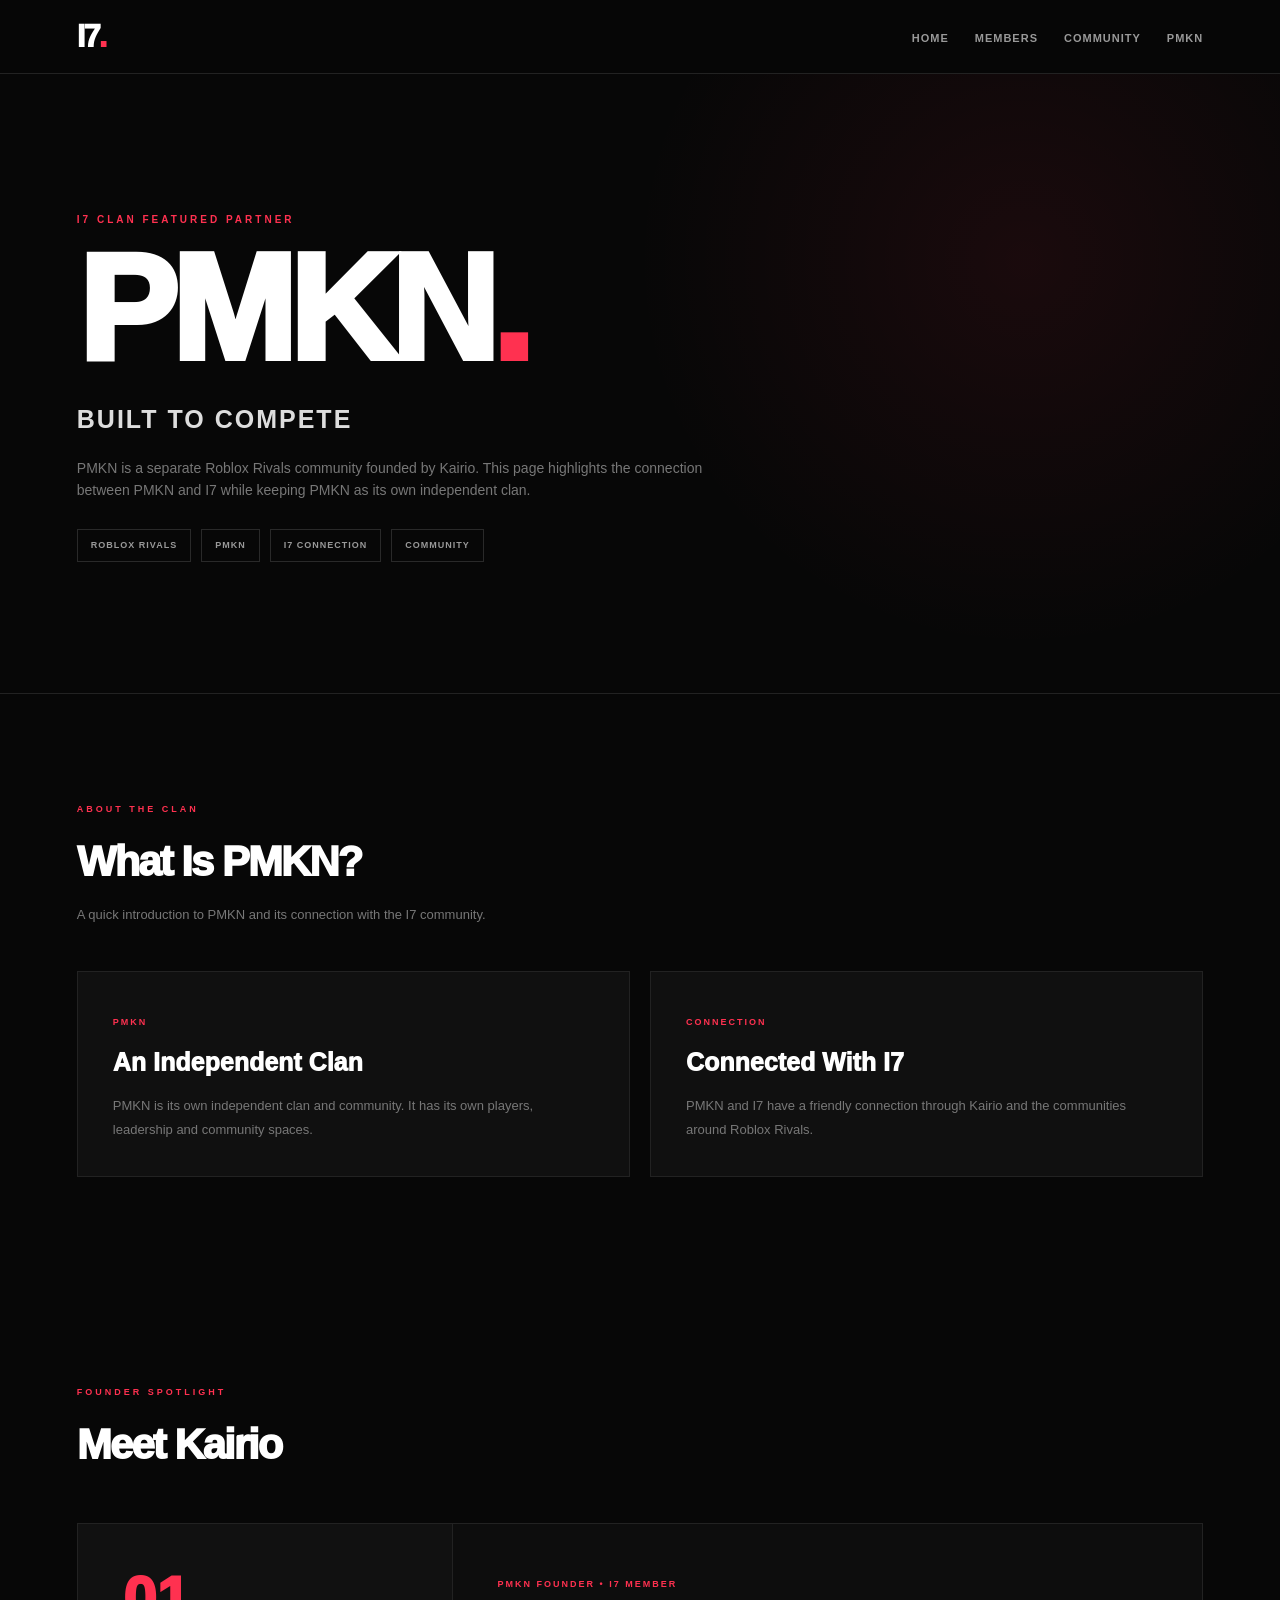
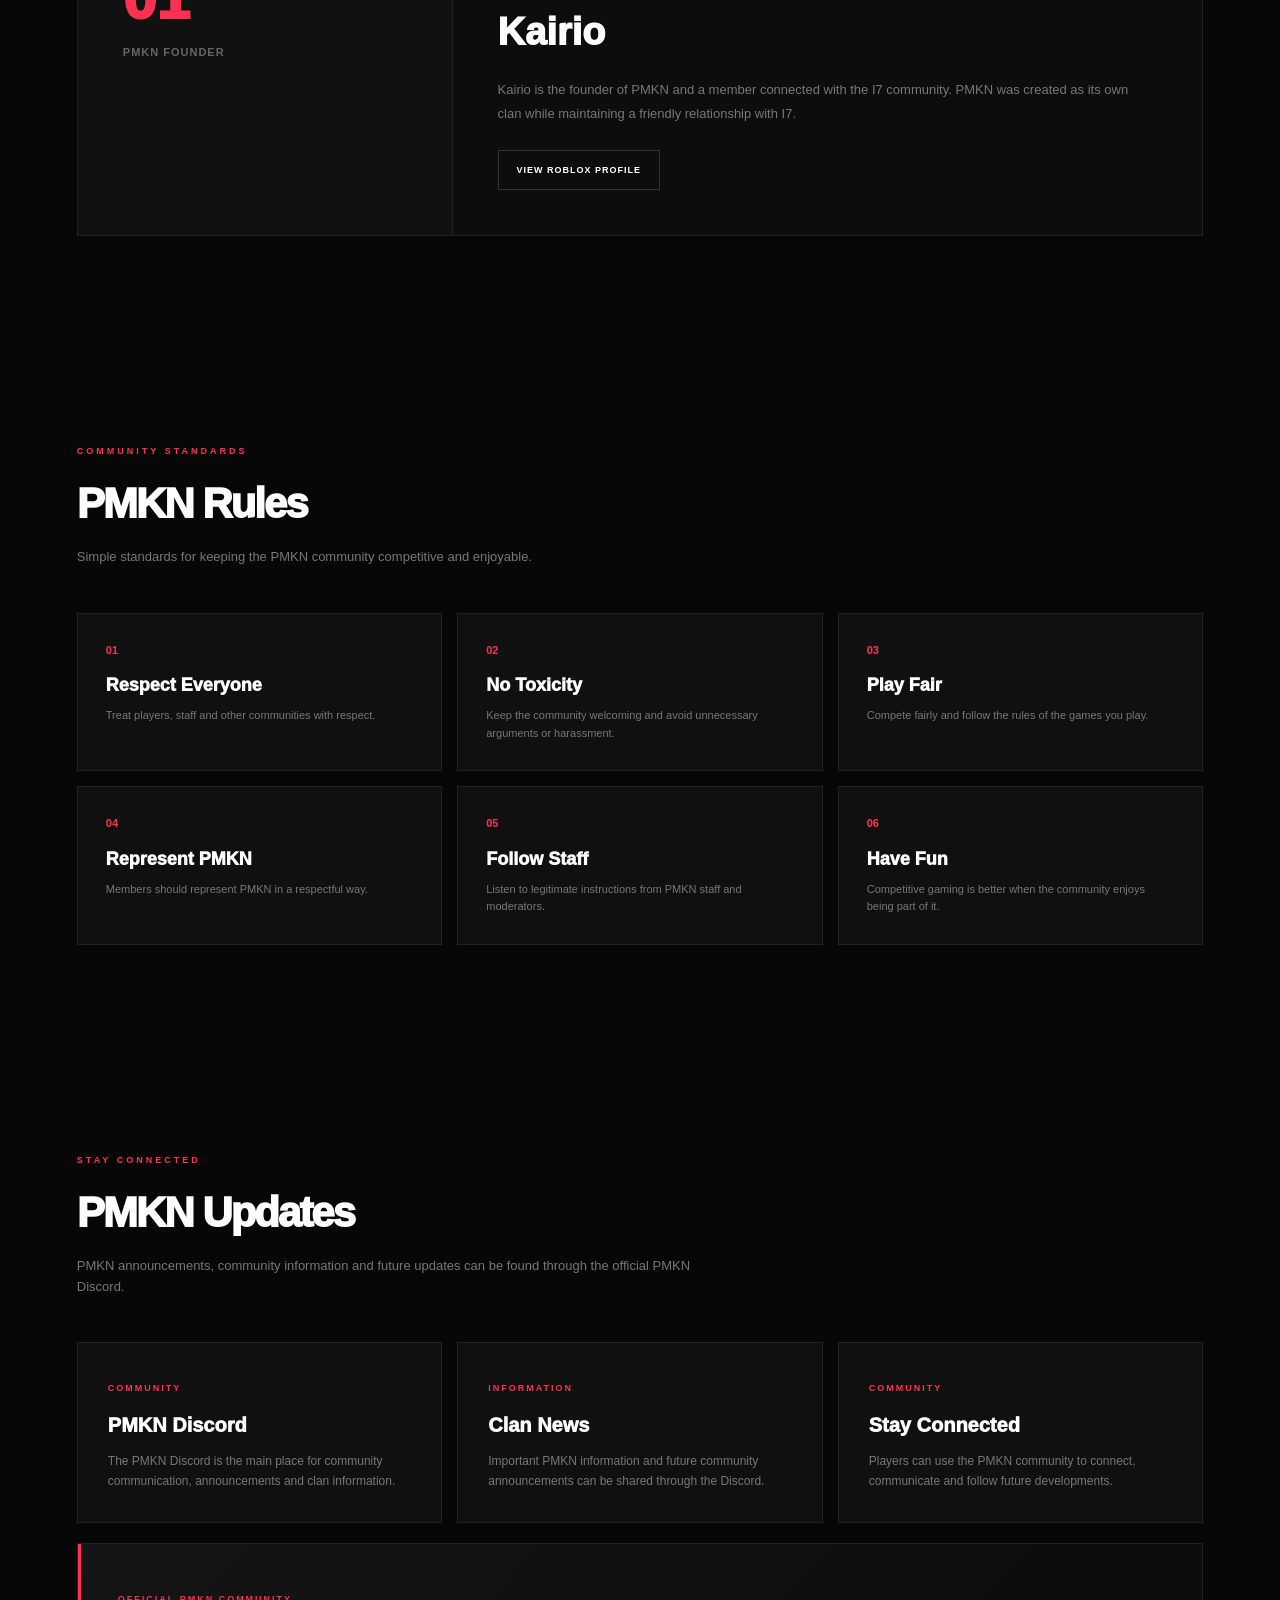
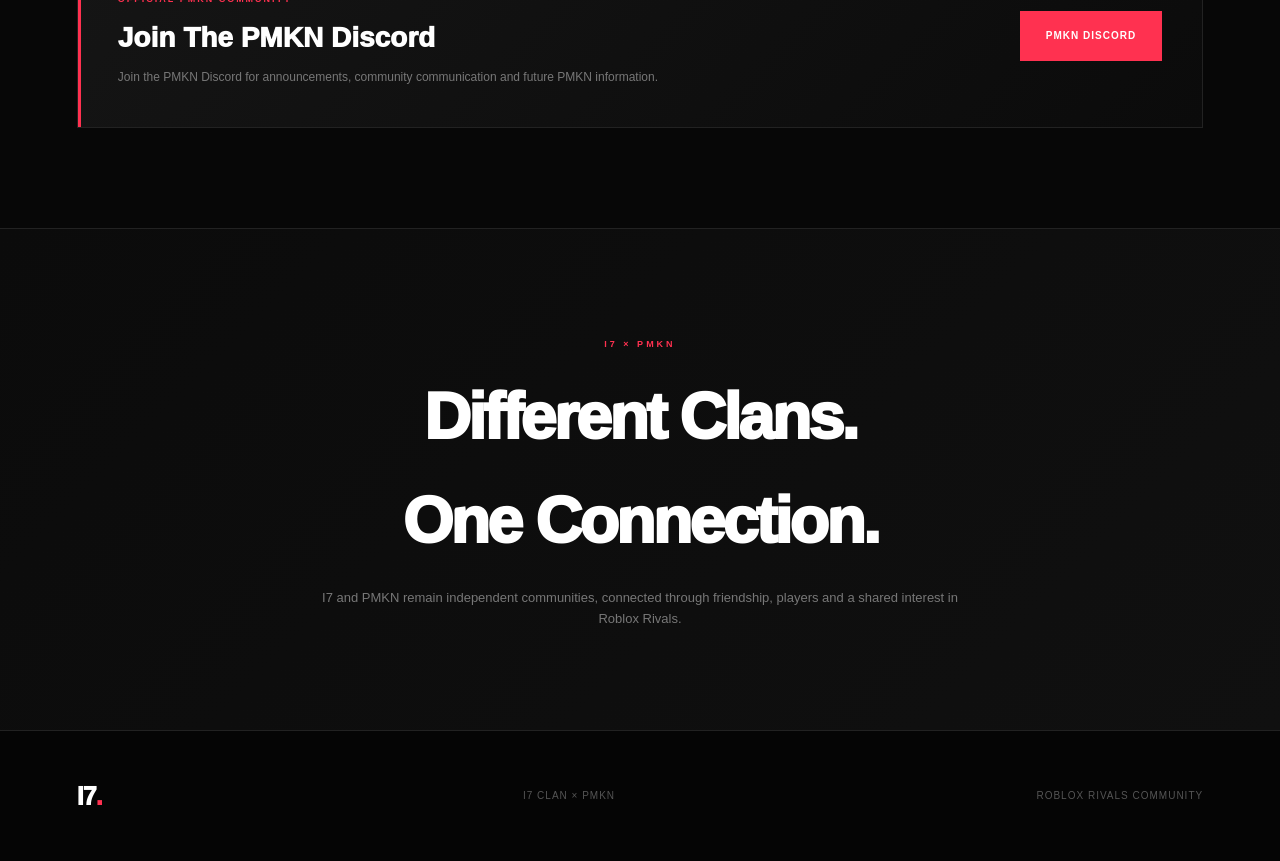
<file: pmkn.html>
<!DOCTYPE html>
<html lang="en">

<head>
    <meta charset="UTF-8">
    <meta name="viewport" content="width=device-width, initial-scale=1.0">

    <title>PMKN | I7 Clan</title>

    <style>

        /* =====================================================
           RESET
        ===================================================== */

        * {
            margin: 0;
            padding: 0;
            box-sizing: border-box;
        }

        html {
            scroll-behavior: smooth;
        }

        body {
            background: #070707;
            color: #ffffff;
            font-family: Arial, Helvetica, sans-serif;
            line-height: 1.6;
        }

        a {
            color: inherit;
            text-decoration: none;
        }


        /* =====================================================
           VARIABLES
        ===================================================== */

        :root {
            --red: #ff3150;
            --red-light: #ff4964;
            --border: #222222;
            --muted: #777777;
            --card: #101010;
        }


        /* =====================================================
           NAVBAR
        ===================================================== */

        nav {
            position: sticky;
            top: 0;
            z-index: 1000;

            width: 100%;
            min-height: 74px;

            display: flex;
            align-items: center;
            justify-content: space-between;

            padding: 0 6%;

            background: rgba(7, 7, 7, 0.96);
            border-bottom: 1px solid var(--border);

            backdrop-filter: blur(12px);
        }

        .logo {
            font-size: 31px;
            font-weight: 1000;
            letter-spacing: -2px;
        }

        .logo span {
            color: var(--red);
        }

        nav ul {
            display: flex;
            align-items: center;
            gap: 26px;

            list-style: none;
        }

        nav ul li a {
            position: relative;

            color: #999999;

            font-size: 11px;
            font-weight: 800;
            letter-spacing: 1px;
            text-transform: uppercase;

            transition: 0.25s ease;
        }

        nav ul li a:hover {
            color: #ffffff;
        }

        nav ul li a::after {
            content: "";

            position: absolute;
            left: 0;
            bottom: -8px;

            width: 0;
            height: 2px;

            background: var(--red);

            transition: 0.25s ease;
        }

        nav ul li a:hover::after {
            width: 100%;
        }


        /* =====================================================
           HERO
        ===================================================== */

        .hero {
            min-height: 620px;

            display: flex;
            align-items: center;

            padding: 100px 6%;

            border-bottom: 1px solid var(--border);

            background:
                radial-gradient(
                    circle at 80% 30%,
                    rgba(255, 49, 80, 0.08),
                    transparent 35%
                ),
                #070707;
        }

        .hero-content {
            max-width: 850px;
        }

        .eyebrow {
            display: inline-block;

            margin-bottom: 18px;

            color: var(--red);

            font-size: 10px;
            font-weight: 900;
            letter-spacing: 3px;
            text-transform: uppercase;
        }

        .hero h1 {
            font-size: clamp(70px, 13vw, 150px);
            font-weight: 1000;
            line-height: 0.85;
            letter-spacing: -7px;
        }

        .hero h1 span {
            color: var(--red);
        }

        .hero h2 {
            margin-top: 25px;

            color: #dddddd;

            font-size: 25px;
            font-weight: 800;
            text-transform: uppercase;
            letter-spacing: 2px;
        }

        .hero p {
            max-width: 650px;

            margin-top: 18px;

            color: #777777;

            font-size: 14px;
        }

        .hero-tags {
            display: flex;
            flex-wrap: wrap;
            gap: 10px;

            margin-top: 28px;
        }

        .tag {
            padding: 8px 13px;

            border: 1px solid #292929;

            color: #999999;

            font-size: 9px;
            font-weight: 900;
            letter-spacing: 1px;
            text-transform: uppercase;
        }


        /* =====================================================
           GENERAL
        ===================================================== */

        .container {
            width: 88%;
            max-width: 1200px;

            margin: auto;
            padding: 100px 0;
        }

        .heading {
            margin-bottom: 45px;
        }

        .heading small {
            color: var(--red);

            font-size: 9px;
            font-weight: 900;
            letter-spacing: 3px;
            text-transform: uppercase;
        }

        .heading h2 {
            margin-top: 8px;

            font-size: 42px;
            font-weight: 1000;
            letter-spacing: -2px;
        }

        .heading p {
            max-width: 650px;

            margin-top: 10px;

            color: var(--muted);

            font-size: 13px;
        }


        /* =====================================================
           ABOUT
        ===================================================== */

        .about-grid {
            display: grid;
            grid-template-columns: 1fr 1fr;
            gap: 20px;
        }

        .card {
            padding: 35px;

            background: var(--card);
            border: 1px solid var(--border);
        }

        .card-label {
            color: var(--red);

            font-size: 9px;
            font-weight: 900;
            letter-spacing: 2px;
            text-transform: uppercase;
        }

        .card h3 {
            margin-top: 10px;

            font-size: 25px;
            font-weight: 1000;
        }

        .card p {
            margin-top: 12px;

            color: var(--muted);

            font-size: 13px;
            line-height: 1.8;
        }


        /* =====================================================
           KAIRIO
        ===================================================== */

        .founder {
            display: grid;
            grid-template-columns: 1fr 2fr;

            border: 1px solid var(--border);

            background: #0d0d0d;
        }

        .founder-side {
            padding: 45px;

            background: #111111;

            border-right: 1px solid var(--border);
        }

        .founder-number {
            color: var(--red);

            font-size: 60px;
            font-weight: 1000;
            line-height: 1;
        }

        .founder-side p {
            margin-top: 15px;

            color: #666666;

            font-size: 11px;
            font-weight: 800;
            text-transform: uppercase;
            letter-spacing: 1px;
        }

        .founder-info {
            padding: 45px;
        }

        .founder-info small {
            color: var(--red);

            font-size: 9px;
            font-weight: 900;
            letter-spacing: 2px;
            text-transform: uppercase;
        }

        .founder-info h3 {
            margin-top: 8px;

            font-size: 38px;
            font-weight: 1000;
        }

        .founder-info p {
            max-width: 650px;

            margin-top: 15px;

            color: var(--muted);

            font-size: 13px;
            line-height: 1.8;
        }

        .profile-link {
            display: inline-flex;

            margin-top: 25px;
            padding: 12px 18px;

            border: 1px solid #333333;

            color: #ffffff;

            font-size: 9px;
            font-weight: 900;
            letter-spacing: 1px;
            text-transform: uppercase;

            transition: 0.2s ease;
        }

        .profile-link:hover {
            border-color: var(--red);
            color: var(--red);
        }


        /* =====================================================
           RULES
        ===================================================== */

        .rules {
            display: grid;
            grid-template-columns: repeat(3, 1fr);
            gap: 15px;
        }

        .rule {
            padding: 28px;

            background: var(--card);
            border: 1px solid var(--border);

            transition: 0.2s ease;
        }

        .rule:hover {
            border-color: #3a3a3a;
            transform: translateY(-3px);
        }

        .rule-number {
            color: var(--red);

            font-size: 11px;
            font-weight: 900;
        }

        .rule h3 {
            margin-top: 12px;

            font-size: 18px;
            font-weight: 1000;
        }

        .rule p {
            margin-top: 7px;

            color: var(--muted);

            font-size: 11px;
        }


        /* =====================================================
           UPDATES
        ===================================================== */

        .updates {
            display: grid;
            grid-template-columns: repeat(3, 1fr);
            gap: 15px;
        }

        .update {
            padding: 30px;

            background: var(--card);
            border: 1px solid var(--border);
        }

        .update-label {
            color: var(--red);

            font-size: 9px;
            font-weight: 900;
            letter-spacing: 2px;
            text-transform: uppercase;
        }

        .update h3 {
            margin-top: 10px;

            font-size: 20px;
            font-weight: 1000;
        }

        .update p {
            margin-top: 10px;

            color: var(--muted);

            font-size: 12px;
            line-height: 1.7;
        }


        /* =====================================================
           DISCORD
        ===================================================== */

        .discord {
            position: relative;

            display: flex;
            align-items: center;
            justify-content: space-between;

            gap: 30px;

            margin-top: 20px;
            padding: 40px;

            background: linear-gradient(
                135deg,
                #151515,
                #0b0b0b
            );

            border: 1px solid var(--border);

            overflow: hidden;
        }

        .discord::before {
            content: "";

            position: absolute;
            left: 0;
            top: 0;

            width: 3px;
            height: 100%;

            background: var(--red);
        }

        .discord small {
            color: var(--red);

            font-size: 9px;
            font-weight: 900;
            letter-spacing: 2px;
            text-transform: uppercase;
        }

        .discord h3 {
            margin-top: 7px;

            font-size: 28px;
            font-weight: 1000;
        }

        .discord p {
            max-width: 650px;

            margin-top: 7px;

            color: var(--muted);

            font-size: 12px;
        }

        .discord-button {
            flex-shrink: 0;

            display: inline-flex;
            align-items: center;
            justify-content: center;

            min-height: 50px;
            padding: 0 25px;

            background: var(--red);
            border: 1px solid var(--red);

            color: #ffffff;

            font-size: 10px;
            font-weight: 900;
            letter-spacing: 1px;
            text-transform: uppercase;

            transition: 0.2s ease;
        }

        .discord-button:hover {
            background: var(--red-light);
            border-color: var(--red-light);

            transform: translateY(-2px);
        }


        /* =====================================================
           I7 CONNECTION
        ===================================================== */

        .connection {
            text-align: center;

            padding: 100px 6%;

            border-top: 1px solid var(--border);
            border-bottom: 1px solid var(--border);

            background:
                linear-gradient(
                    135deg,
                    #0b0b0b,
                    #101010
                );
        }

        .connection small {
            color: var(--red);

            font-size: 9px;
            font-weight: 900;
            letter-spacing: 3px;
            text-transform: uppercase;
        }

        .connection h2 {
            margin-top: 10px;

            font-size: clamp(35px, 6vw, 65px);
            font-weight: 1000;
            letter-spacing: -3px;
        }

        .connection p {
            max-width: 650px;

            margin: 15px auto 0;

            color: var(--muted);

            font-size: 13px;
        }


        /* =====================================================
           FOOTER
        ===================================================== */

        footer {
            padding: 45px 6%;

            display: flex;
            align-items: center;
            justify-content: space-between;

            background: #050505;
        }

        .footer-logo {
            font-size: 25px;
            font-weight: 1000;
            letter-spacing: -1px;
        }

        .footer-logo span {
            color: var(--red);
        }

        footer p {
            color: #555555;

            font-size: 10px;
            text-transform: uppercase;
            letter-spacing: 1px;
        }


        /* =====================================================
           MOBILE
        ===================================================== */

        @media (max-width: 850px) {

            nav {
                padding: 15px 5%;
            }

            nav ul {
                display: none;
            }

            .hero {
                min-height: 520px;
                padding: 80px 6%;
            }

            .about-grid,
            .founder {
                grid-template-columns: 1fr;
            }

            .founder-side {
                border-right: 0;
                border-bottom: 1px solid var(--border);
            }

            .rules,
            .updates {
                grid-template-columns: 1fr;
            }

            .discord {
                flex-direction: column;
                align-items: flex-start;
            }

            .discord-button {
                width: 100%;
            }

            footer {
                flex-direction: column;
                align-items: flex-start;
                gap: 15px;
            }
        }


        @media (max-width: 500px) {

            .hero h1 {
                font-size: 70px;
                letter-spacing: -4px;
            }

            .hero h2 {
                font-size: 19px;
            }

            .container {
                padding: 75px 0;
            }

            .heading h2 {
                font-size: 34px;
            }

            .card,
            .founder-side,
            .founder-info,
            .rule,
            .update,
            .discord {
                padding: 25px;
            }

            .founder-info h3 {
                font-size: 30px;
            }
        }

    </style>
</head>


<body>


    <!-- =====================================================
         NAVBAR
    ===================================================== -->

    <nav>

        <a href="index.html" class="logo">
            I7<span>.</span>
        </a>

        <ul>

            <li>
                <a href="index.html">Home</a>
            </li>

            <li>
                <a href="member.html">Members</a>
            </li>

            <li>
                <a href="community.html">Community</a>
            </li>

            <li>
                <a href="pmkn.html">PMKN</a>
            </li>

        </ul>

    </nav>



    <!-- =====================================================
         HERO
    ===================================================== -->

    <header class="hero">

        <div class="hero-content">

            <span class="eyebrow">
                I7 Clan Featured Partner
            </span>

            <h1>
                PMKN<span>.</span>
            </h1>

            <h2>
                Built To Compete
            </h2>

            <p>
                PMKN is a separate Roblox Rivals community
                founded by Kairio. This page highlights the
                connection between PMKN and I7 while keeping
                PMKN as its own independent clan.
            </p>

            <div class="hero-tags">

                <span class="tag">
                    Roblox Rivals
                </span>

                <span class="tag">
                    PMKN
                </span>

                <span class="tag">
                    I7 Connection
                </span>

                <span class="tag">
                    Community
                </span>

            </div>

        </div>

    </header>



    <!-- =====================================================
         ABOUT PMKN
    ===================================================== -->

    <section class="container">

        <div class="heading">

            <small>
                About The Clan
            </small>

            <h2>
                What Is PMKN?
            </h2>

            <p>
                A quick introduction to PMKN and its
                connection with the I7 community.
            </p>

        </div>


        <div class="about-grid">

            <div class="card">

                <span class="card-label">
                    PMKN
                </span>

                <h3>
                    An Independent Clan
                </h3>

                <p>
                    PMKN is its own independent clan and
                    community. It has its own players,
                    leadership and community spaces.
                </p>

            </div>


            <div class="card">

                <span class="card-label">
                    Connection
                </span>

                <h3>
                    Connected With I7
                </h3>

                <p>
                    PMKN and I7 have a friendly connection
                    through Kairio and the communities around
                    Roblox Rivals.
                </p>

            </div>

        </div>

    </section>



    <!-- =====================================================
         KAIRIO
    ===================================================== -->

    <section class="container">

        <div class="heading">

            <small>
                Founder Spotlight
            </small>

            <h2>
                Meet Kairio
            </h2>

        </div>


        <div class="founder">

            <div class="founder-side">

                <div class="founder-number">
                    01
                </div>

                <p>
                    PMKN Founder
                </p>

            </div>


            <div class="founder-info">

                <small>
                    PMKN Founder • I7 Member
                </small>

                <h3>
                    Kairio
                </h3>

                <p>
                    Kairio is the founder of PMKN and a member
                    connected with the I7 community. PMKN was
                    created as its own clan while maintaining
                    a friendly relationship with I7.
                </p>

                <a
                    href="https://www.roblox.com/users/7339522066/profile"
                    target="_blank"
                    rel="noopener noreferrer"
                    class="profile-link"
                >
                    View Roblox Profile
                </a>

            </div>

        </div>

    </section>



    <!-- =====================================================
         RULES
    ===================================================== -->

    <section class="container">

        <div class="heading">

            <small>
                Community Standards
            </small>

            <h2>
                PMKN Rules
            </h2>

            <p>
                Simple standards for keeping the PMKN
                community competitive and enjoyable.
            </p>

        </div>


        <div class="rules">

            <div class="rule">

                <div class="rule-number">
                    01
                </div>

                <h3>
                    Respect Everyone
                </h3>

                <p>
                    Treat players, staff and other communities
                    with respect.
                </p>

            </div>


            <div class="rule">

                <div class="rule-number">
                    02
                </div>

                <h3>
                    No Toxicity
                </h3>

                <p>
                    Keep the community welcoming and avoid
                    unnecessary arguments or harassment.
                </p>

            </div>


            <div class="rule">

                <div class="rule-number">
                    03
                </div>

                <h3>
                    Play Fair
                </h3>

                <p>
                    Compete fairly and follow the rules of
                    the games you play.
                </p>

            </div>


            <div class="rule">

                <div class="rule-number">
                    04
                </div>

                <h3>
                    Represent PMKN
                </h3>

                <p>
                    Members should represent PMKN in a
                    respectful way.
                </p>

            </div>


            <div class="rule">

                <div class="rule-number">
                    05
                </div>

                <h3>
                    Follow Staff
                </h3>

                <p>
                    Listen to legitimate instructions from
                    PMKN staff and moderators.
                </p>

            </div>


            <div class="rule">

                <div class="rule-number">
                    06
                </div>

                <h3>
                    Have Fun
                </h3>

                <p>
                    Competitive gaming is better when the
                    community enjoys being part of it.
                </p>

            </div>

        </div>

    </section>



    <!-- =====================================================
         UPDATES
    ===================================================== -->

    <section class="container">

        <div class="heading">

            <small>
                Stay Connected
            </small>

            <h2>
                PMKN Updates
            </h2>

            <p>
                PMKN announcements, community information
                and future updates can be found through
                the official PMKN Discord.
            </p>

        </div>


        <div class="updates">

            <div class="update">

                <span class="update-label">
                    Community
                </span>

                <h3>
                    PMKN Discord
                </h3>

                <p>
                    The PMKN Discord is the main place for
                    community communication, announcements
                    and clan information.
                </p>

            </div>


            <div class="update">

                <span class="update-label">
                    Information
                </span>

                <h3>
                    Clan News
                </h3>

                <p>
                    Important PMKN information and future
                    community announcements can be shared
                    through the Discord.
                </p>

            </div>


            <div class="update">

                <span class="update-label">
                    Community
                </span>

                <h3>
                    Stay Connected
                </h3>

                <p>
                    Players can use the PMKN community to
                    connect, communicate and follow future
                    developments.
                </p>

            </div>

        </div>


        <!-- ONE DISCORD BUTTON ONLY -->

        <div class="discord">

            <div>

                <small>
                    Official PMKN Community
                </small>

                <h3>
                    Join The PMKN Discord
                </h3>

                <p>
                    Join the PMKN Discord for announcements,
                    community communication and future
                    PMKN information.
                </p>

            </div>


            <a
                href="https://discord.gg/VsFAxDN3d"
                target="_blank"
                rel="noopener noreferrer"
                class="discord-button"
            >
                PMKN Discord
            </a>

        </div>

    </section>



    <!-- =====================================================
         I7 × PMKN
    ===================================================== -->

    <section class="connection">

        <small>
            I7 × PMKN
        </small>

        <h2>
            Different Clans.<br>
            One Connection.
        </h2>

        <p>
            I7 and PMKN remain independent communities,
            connected through friendship, players and a
            shared interest in Roblox Rivals.
        </p>

    </section>



    <!-- =====================================================
         FOOTER
    ===================================================== -->

    <footer>

        <div class="footer-logo">
            I7<span>.</span>
        </div>

        <p>
            I7 Clan × PMKN
        </p>

        <p>
            Roblox Rivals Community
        </p>

    </footer>


</body>
</html>
</file>
